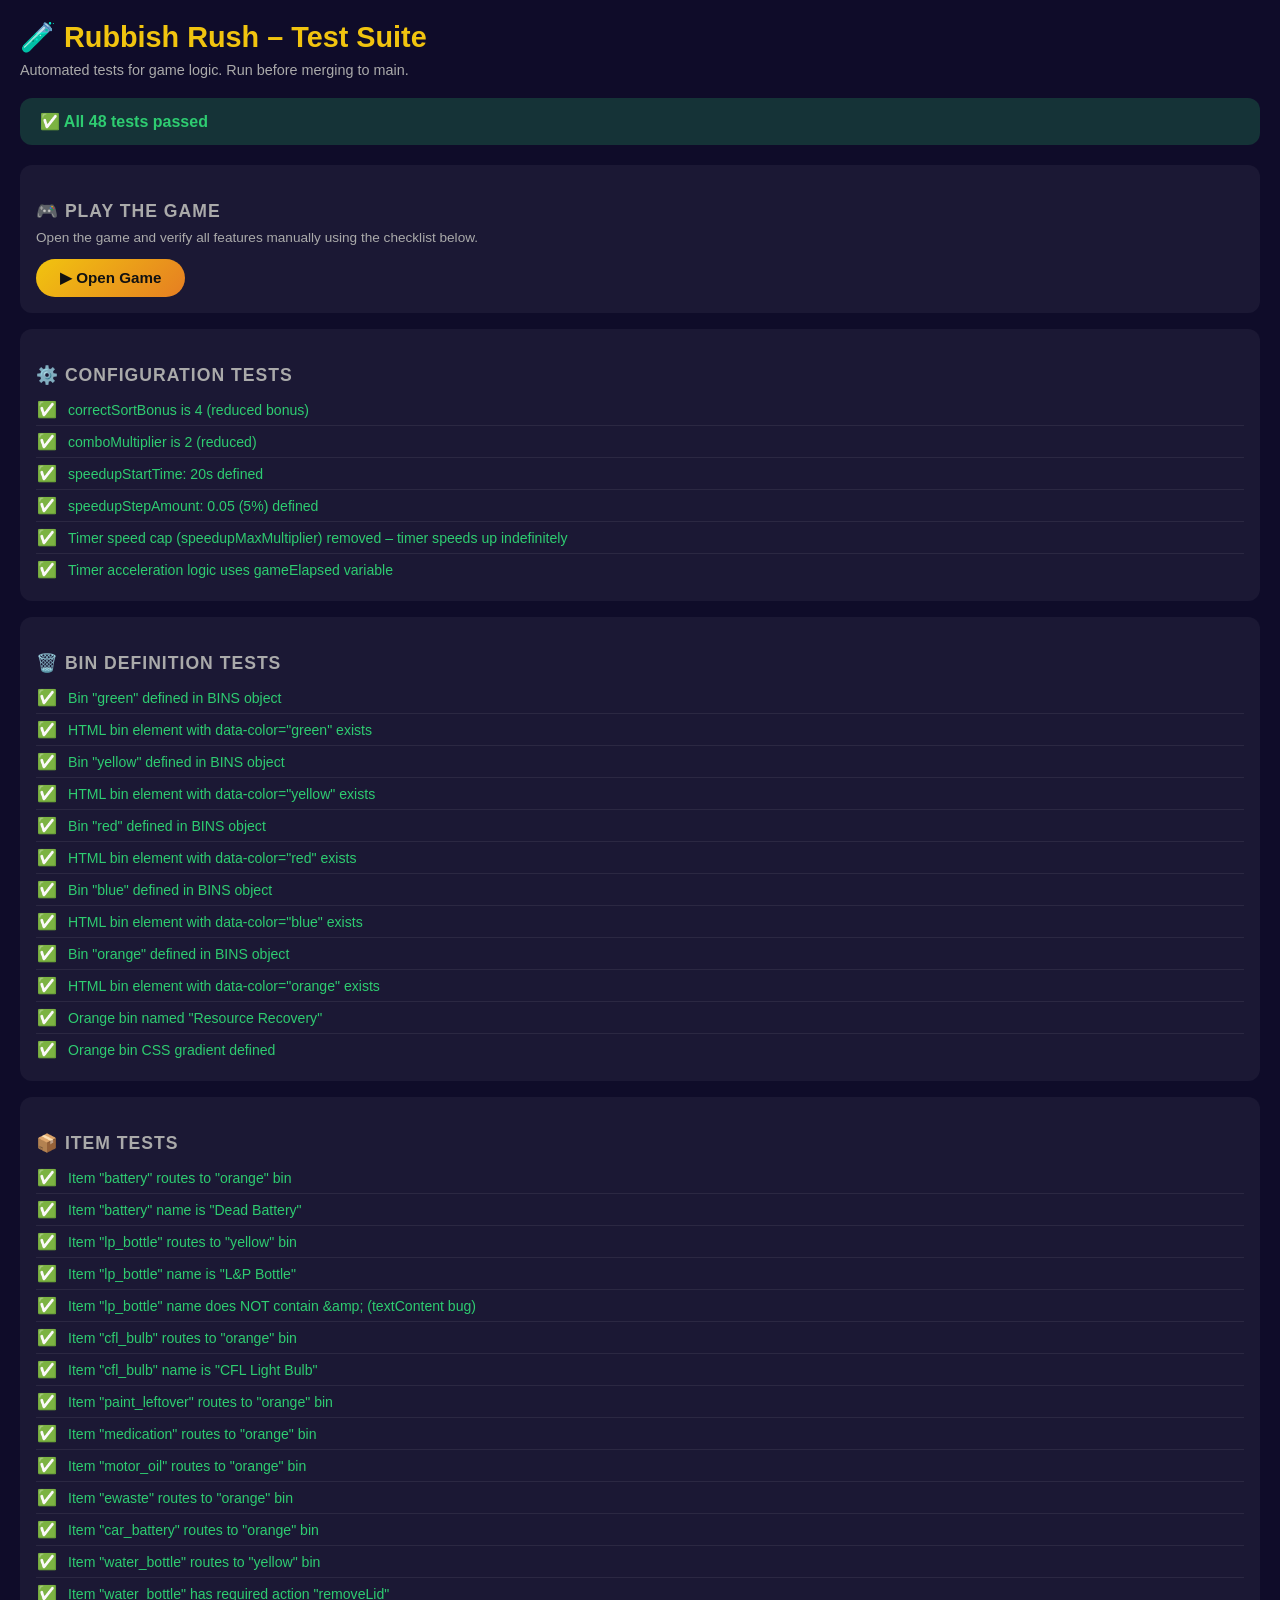
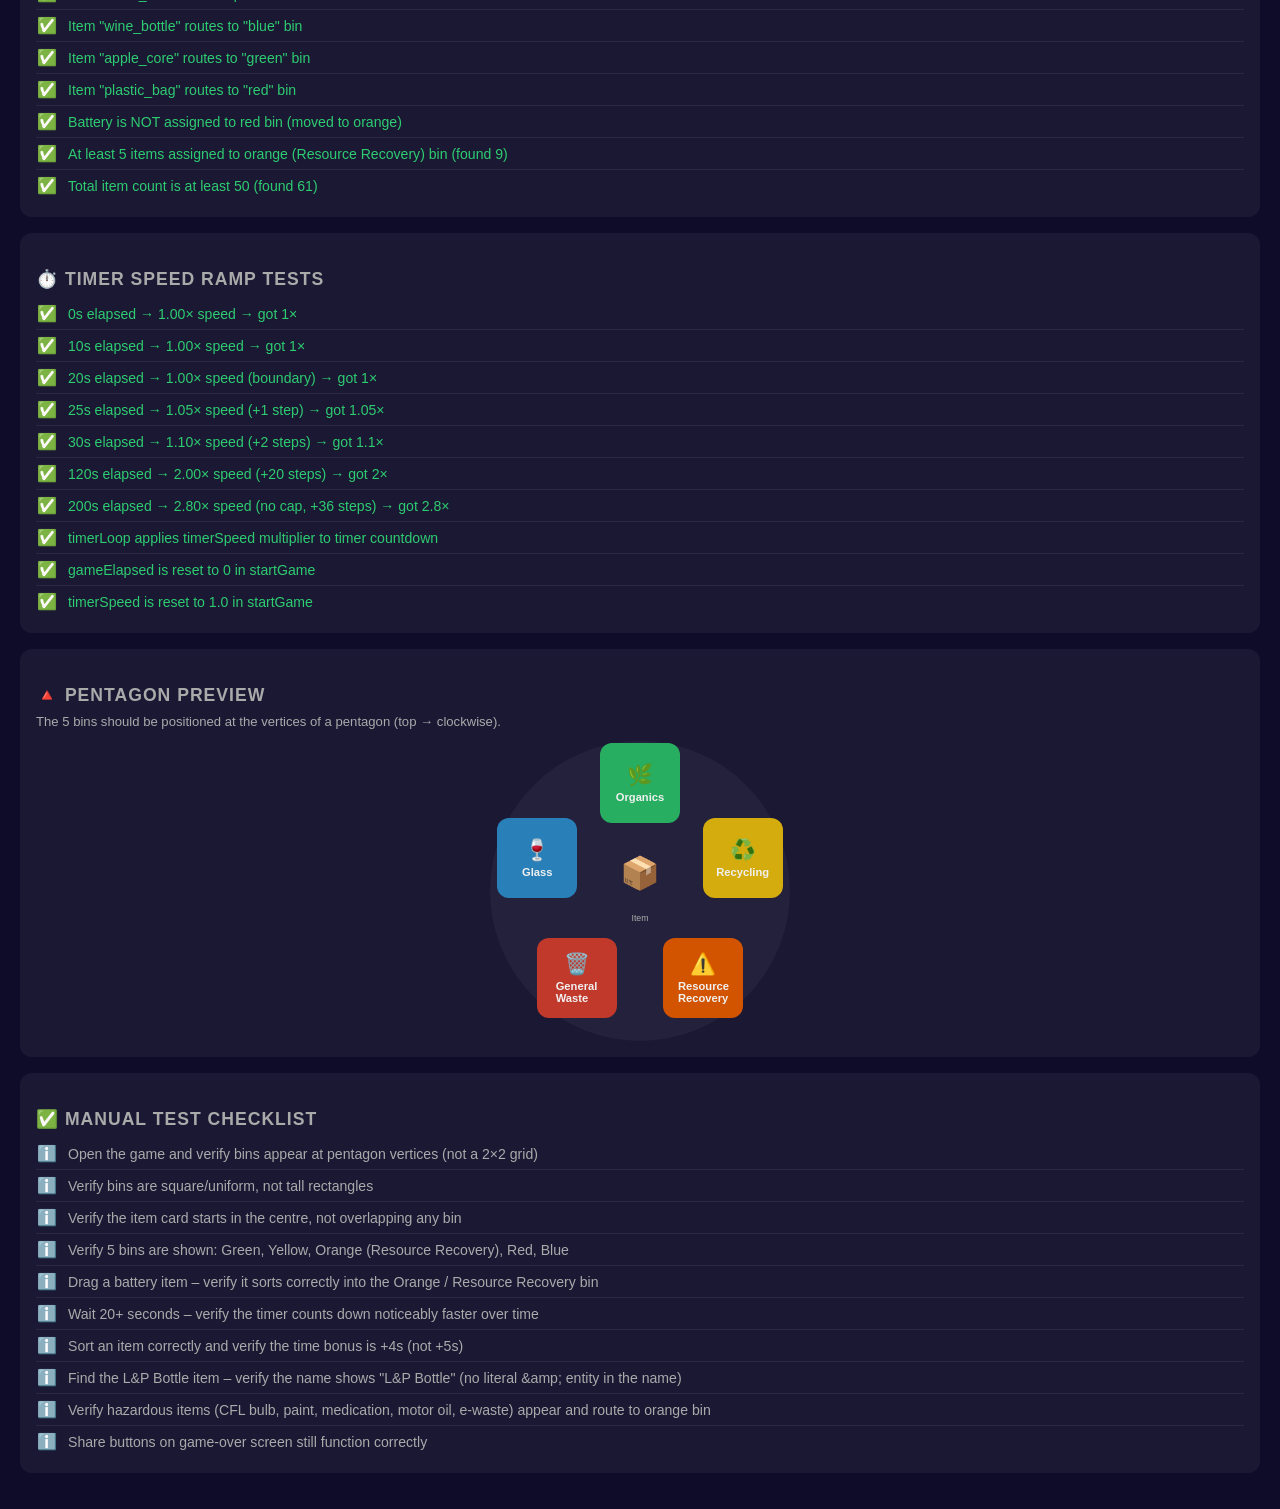
<file: test.html>
<!DOCTYPE html>
<html lang="en">
<head>
  <meta charset="UTF-8">
  <meta name="viewport" content="width=device-width, initial-scale=1.0">
  <title>Rubbish Rush – Test Suite 🧪</title>
  <style>
    *, *::before, *::after { box-sizing: border-box; margin: 0; padding: 0; }
    body {
      font-family: 'Segoe UI', Tahoma, Geneva, Verdana, sans-serif;
      background: #0f0c29; color: #f0f0f0;
      padding: 20px; min-height: 100vh;
    }
    h1 { font-size: 1.8rem; margin-bottom: 8px; color: #f1c40f; }
    h2 { font-size: 1.1rem; margin: 20px 0 8px; color: #aaa; text-transform: uppercase; letter-spacing: 1px; }
    p.subtitle { color: #aaa; margin-bottom: 20px; font-size: 0.9rem; }
    .section { background: rgba(255,255,255,0.05); border-radius: 12px; padding: 16px; margin-bottom: 16px; }
    .test { display: flex; align-items: center; gap: 10px; padding: 6px 0; border-bottom: 1px solid rgba(255,255,255,0.07); font-size: 0.88rem; }
    .test:last-child { border-bottom: none; }
    .badge { font-size: 1rem; width: 22px; text-align: center; flex-shrink: 0; }
    .pass .badge::before { content: '✅'; }
    .fail .badge::before { content: '❌'; }
    .info .badge::before { content: 'ℹ️'; }
    .pass { color: #2ecc71; }
    .fail { color: #e74c3c; }
    .info { color: #aaa; }
    #summary {
      padding: 14px 20px; border-radius: 12px; margin-bottom: 20px;
      font-size: 1rem; font-weight: 700;
      background: rgba(255,255,255,0.08);
    }
    #summary.all-pass { background: rgba(46,204,113,0.2); color: #2ecc71; }
    #summary.has-fail  { background: rgba(231,76,60,0.2);  color: #e74c3c; }

    /* Pentagon preview */
    .pentagon-preview {
      position: relative; width: 300px; height: 300px;
      margin: 0 auto;
      background: rgba(255,255,255,0.04); border-radius: 50%;
    }
    .pent-bin {
      position: absolute; width: 80px; height: 80px;
      border-radius: 12px; display: flex; flex-direction: column;
      align-items: center; justify-content: center; font-size: 0.7rem;
      font-weight: 700; gap: 4px;
    }
    .pent-center {
      position: absolute; top: 50%; left: 50%;
      transform: translate(-50%, -50%);
      font-size: 2rem; text-align: center;
    }
    a.game-link {
      display: inline-block; margin-top: 4px;
      padding: 10px 24px; background: linear-gradient(135deg,#f1c40f,#e67e22);
      color: #111; border-radius: 50px; font-weight: 700; text-decoration: none;
      font-size: 0.95rem;
    }
    a.game-link:hover { opacity: 0.9; }
    .speed-table { width: 100%; border-collapse: collapse; font-size: 0.82rem; margin-top: 8px; }
    .speed-table th, .speed-table td { padding: 5px 10px; text-align: left; border-bottom: 1px solid rgba(255,255,255,0.08); }
    .speed-table th { color: #aaa; font-weight: 600; }
    .speed-table td:nth-child(2) { color: #f1c40f; }
    .speed-table td:nth-child(3) { color: #2ecc71; }
  </style>
</head>
<body>

<h1>🧪 Rubbish Rush – Test Suite</h1>
<p class="subtitle">Automated tests for game logic. Run before merging to main.</p>

<div id="summary">Running tests…</div>

<div class="section">
  <h2>🎮 Play the Game</h2>
  <p style="font-size:0.85rem;color:#aaa;margin-bottom:10px;">
    Open the game and verify all features manually using the checklist below.
  </p>
  <a class="game-link" href="index.html" target="_blank">▶ Open Game</a>
</div>

<div class="section" id="configTests">
  <h2>⚙️ Configuration Tests</h2>
</div>

<div class="section" id="binTests">
  <h2>🗑️ Bin Definition Tests</h2>
</div>

<div class="section" id="itemTests">
  <h2>📦 Item Tests</h2>
</div>

<div class="section" id="speedTests">
  <h2>⏱️ Timer Speed Ramp Tests</h2>
</div>

<div class="section">
  <h2>🔺 Pentagon Preview</h2>
  <p style="font-size:0.82rem;color:#aaa;margin-bottom:12px;">
    The 5 bins should be positioned at the vertices of a pentagon (top → clockwise).
  </p>
  <div class="pentagon-preview" id="pentagonPreview">
    <div class="pent-center">📦<br><small style="font-size:0.55rem;color:#aaa">Item</small></div>
  </div>
</div>

<div class="section">
  <h2>✅ Manual Test Checklist</h2>
  <div class="test info"><span class="badge"></span><span>Open the game and verify bins appear at pentagon vertices (not a 2×2 grid)</span></div>
  <div class="test info"><span class="badge"></span><span>Verify bins are square/uniform, not tall rectangles</span></div>
  <div class="test info"><span class="badge"></span><span>Verify the item card starts in the centre, not overlapping any bin</span></div>
  <div class="test info"><span class="badge"></span><span>Verify 5 bins are shown: Green, Yellow, Orange (Resource Recovery), Red, Blue</span></div>
  <div class="test info"><span class="badge"></span><span>Drag a battery item – verify it sorts correctly into the Orange / Resource Recovery bin</span></div>
  <div class="test info"><span class="badge"></span><span>Wait 20+ seconds – verify the timer counts down noticeably faster over time</span></div>
  <div class="test info"><span class="badge"></span><span>Sort an item correctly and verify the time bonus is +4s (not +5s)</span></div>
  <div class="test info"><span class="badge"></span><span>Find the L&amp;P Bottle item – verify the name shows "L&amp;P Bottle" (no literal &amp;amp; entity in the name)</span></div>
  <div class="test info"><span class="badge"></span><span>Verify hazardous items (CFL bulb, paint, medication, motor oil, e-waste) appear and route to orange bin</span></div>
  <div class="test info"><span class="badge"></span><span>Share buttons on game-over screen still function correctly</span></div>
</div>

<script>
'use strict';

/* ── Inline key data from index.html for automated tests ──────────── */
// These must be kept in sync with index.html manually or via build.

const CFG_EXPECTED = {
  correctSortBonus: 4,      // reduced from 5
  comboMultiplier:  2,      // reduced from 3
  speedupStartTime: 20,
  speedupStepInterval: 5,
  speedupStepAmount: 0.05,
  // No speedupMaxMultiplier – cap has been removed to force eventual loss
};

const BINS_EXPECTED = ['green', 'yellow', 'red', 'blue', 'orange'];
const BIN_NAMES_EXPECTED = {
  green: 'Organics',
  yellow: 'Recycling',
  red: 'General Waste',
  blue: 'Glass',
  orange: 'Resource Recovery',
};

// Minimal item list to validate key rules
const ITEM_RULES = [
  { id: 'battery',      expectedBin: 'orange', name: 'Dead Battery' },
  { id: 'lp_bottle',    expectedBin: 'yellow', name: 'L&P Bottle', noAmpEntity: true },
  { id: 'cfl_bulb',     expectedBin: 'orange', name: 'CFL Light Bulb' },
  { id: 'paint_leftover', expectedBin: 'orange' },
  { id: 'medication',   expectedBin: 'orange' },
  { id: 'motor_oil',    expectedBin: 'orange' },
  { id: 'ewaste',       expectedBin: 'orange' },
  { id: 'car_battery',  expectedBin: 'orange' },
  { id: 'water_bottle', expectedBin: 'yellow', mustHaveRequired: 'removeLid' },
  { id: 'wine_bottle',  expectedBin: 'blue' },
  { id: 'apple_core',   expectedBin: 'green' },
  { id: 'plastic_bag',  expectedBin: 'red' },
];

/* ── Test runner ──────────────────────────────────────────────────── */
let passCount = 0, failCount = 0;

function addTest(sectionId, label, passed) {
  const div = document.getElementById(sectionId);
  const row = document.createElement('div');
  row.className = 'test ' + (passed ? 'pass' : 'fail');
  row.innerHTML = `<span class="badge"></span><span>${label}</span>`;
  div.appendChild(row);
  if (passed) passCount++; else failCount++;
}

/* ── Fetch index.html, game.js and game.css for tests ─────────────── */
Promise.all([
  fetch('index.html').then(r => r.text()).catch(() => ''),
  fetch('game.js').then(r => r.text()).catch(() => ''),
  fetch('game.css').then(r => r.text()).catch(() => ''),
]).then(([htmlSrc, jsSrc, cssSrc]) => {
  // Combine all sources so patterns from any file are found
  runTests(htmlSrc + '\n' + jsSrc + '\n' + cssSrc);
}).catch(err => {
  addTest('configTests', 'Could not load game files: ' + err, false);
  updateSummary();
});

function runTests(html) {
  runConfigTests(html);
  runBinTests(html);
  runItemTests(html);
  runSpeedTests(html);
  renderPentagonPreview();
  updateSummary();
}

/* ── Config tests ─────────────────────────────────────────────────── */
function runConfigTests(html) {
  // correctSortBonus: 4
  addTest('configTests',
    `correctSortBonus is ${CFG_EXPECTED.correctSortBonus} (reduced bonus)`,
    html.includes(`correctSortBonus:      ${CFG_EXPECTED.correctSortBonus},`) ||
    html.includes(`correctSortBonus: ${CFG_EXPECTED.correctSortBonus},`)
  );

  // comboMultiplier: 2
  addTest('configTests',
    `comboMultiplier is ${CFG_EXPECTED.comboMultiplier} (reduced)`,
    html.includes(`comboMultiplier:       ${CFG_EXPECTED.comboMultiplier},`) ||
    html.includes(`comboMultiplier: ${CFG_EXPECTED.comboMultiplier},`)
  );

  // Timer speed-up config present
  addTest('configTests',
    `speedupStartTime: ${CFG_EXPECTED.speedupStartTime}s defined`,
    html.includes(`speedupStartTime:`) && html.includes('20')
  );
  addTest('configTests',
    `speedupStepAmount: 0.05 (5%) defined`,
    html.includes('speedupStepAmount') && html.includes('0.05')
  );
  addTest('configTests',
    'Timer speed cap (speedupMaxMultiplier) removed – timer speeds up indefinitely',
    !html.includes('speedupMaxMultiplier')
  );
  addTest('configTests',
    'Timer acceleration logic uses gameElapsed variable',
    html.includes('gameElapsed') && html.includes('timerSpeed')
  );
}

/* ── Bin definition tests ─────────────────────────────────────────── */
function runBinTests(html) {
  BINS_EXPECTED.forEach(color => {
    addTest('binTests',
      `Bin "${color}" defined in BINS object`,
      new RegExp(`\\b${color}:\\s*\\{`).test(html)
    );
    addTest('binTests',
      `HTML bin element with data-color="${color}" exists`,
      html.includes(`data-color="${color}"`)
    );
  });
  addTest('binTests',
    'Orange bin named "Resource Recovery"',
    html.includes('Resource Recovery')
  );
  addTest('binTests',
    'Orange bin CSS gradient defined',
    html.includes('data-color="orange"') && html.includes('#d35400')
  );
}

/* ── Item tests ───────────────────────────────────────────────────── */
function runItemTests(html) {
  ITEM_RULES.forEach(rule => {
    // Check that the item ID exists with the expected bin
    const binCheck = html.includes(`id:'${rule.id}'`) &&
                     html.includes(`bin:'${rule.expectedBin}'`);
    addTest('itemTests',
      `Item "${rule.id}" routes to "${rule.expectedBin}" bin`,
      binCheck
    );

    // Check name if provided
    if (rule.name) {
      addTest('itemTests',
        `Item "${rule.id}" name is "${rule.name}"`,
        html.includes(`name:'${rule.name}'`)
      );
    }

    // Check no HTML entities in name used with textContent
    if (rule.noAmpEntity) {
      addTest('itemTests',
        `Item "${rule.id}" name does NOT contain &amp;amp; (textContent bug)`,
        !html.includes(`name:'L&amp;P Bottle'`)
      );
    }

    // Check required actions if specified
    if (rule.mustHaveRequired) {
      addTest('itemTests',
        `Item "${rule.id}" has required action "${rule.mustHaveRequired}"`,
        html.includes(`required:['${rule.mustHaveRequired}']`) ||
        html.includes(`required:['${rule.mustHaveRequired}',`)
      );
    }
  });

  // Verify battery is NOT in red bin anymore
  addTest('itemTests',
    'Battery is NOT assigned to red bin (moved to orange)',
    !html.includes("id:'battery'") ||
    !new RegExp("id:'battery'[^}]+bin:'red'").test(html)
  );

  // Count orange bin items
  const orangeMatches = (html.match(/bin:'orange'/g) || []).length;
  addTest('itemTests',
    `At least 5 items assigned to orange (Resource Recovery) bin (found ${orangeMatches})`,
    orangeMatches >= 5
  );

  // Check total item count is reasonable
  const totalItems = (html.match(/id:'[a-z_]+',/g) || []).length;
  addTest('itemTests',
    `Total item count is at least 50 (found ${totalItems})`,
    totalItems >= 50
  );
}

/* ── Speed ramp tests ─────────────────────────────────────────────── */
function runSpeedTests(html) {
  // Simulate the speed calculation at various elapsed times (no cap)
  const speedupStartTime = 20;
  const speedupStepInterval = 5;
  const speedupStepAmount = 0.05;

  function calcSpeed(elapsed) {
    if (elapsed <= speedupStartTime) return 1.0;
    const steps = Math.floor((elapsed - speedupStartTime) / speedupStepInterval);
    return 1.0 + steps * speedupStepAmount;
  }

  const cases = [
    { elapsed: 0,   expected: 1.0,  label: '0s elapsed → 1.00× speed' },
    { elapsed: 10,  expected: 1.0,  label: '10s elapsed → 1.00× speed' },
    { elapsed: 20,  expected: 1.0,  label: '20s elapsed → 1.00× speed (boundary)' },
    { elapsed: 25,  expected: 1.05, label: '25s elapsed → 1.05× speed (+1 step)' },
    { elapsed: 30,  expected: 1.10, label: '30s elapsed → 1.10× speed (+2 steps)' },
    { elapsed: 120, expected: 2.0,  label: '120s elapsed → 2.00× speed (+20 steps)' },
    { elapsed: 200, expected: 2.8,  label: '200s elapsed → 2.80× speed (no cap, +36 steps)' },
  ];

  cases.forEach(({ elapsed, expected, label }) => {
    const got = Math.round(calcSpeed(elapsed) * 1000) / 1000;
    addTest('speedTests', label + ` → got ${got}×`, Math.abs(got - expected) < 0.001);
  });

  // Verify the timerLoop in the HTML uses the acceleration formula
  addTest('speedTests',
    'timerLoop applies timerSpeed multiplier to timer countdown',
    html.includes('timer - delta * timerSpeed') || html.includes('delta * timerSpeed')
  );
  addTest('speedTests',
    'gameElapsed is reset to 0 in startGame',
    html.includes('gameElapsed = 0')
  );
  addTest('speedTests',
    'timerSpeed is reset to 1.0 in startGame',
    html.includes('timerSpeed = 1.0')
  );
}

/* ── Pentagon preview ─────────────────────────────────────────────── */
function renderPentagonPreview() {
  const preview = document.getElementById('pentagonPreview');
  const W = 300, H = 300;
  const cx = W / 2, cy = H / 2;
  const r = Math.min(W, H) * 0.36;
  const binSize = 80;

  const bins = [
    { color: '#27ae60', name: 'Organics',          emoji: '🌿' },
    { color: '#d4ac0d', name: 'Recycling',         emoji: '♻️' },
    { color: '#d35400', name: 'Resource Recovery', emoji: '⚠️' },
    { color: '#c0392b', name: 'General Waste',     emoji: '🗑️' },
    { color: '#2980b9', name: 'Glass',             emoji: '🍷' },
  ];
  const angles = [-90, -18, 54, 126, 198];

  bins.forEach((bin, i) => {
    const rad = angles[i] * (Math.PI / 180);
    const x = cx + r * Math.cos(rad) - binSize / 2;
    const y = cy + r * Math.sin(rad) - binSize / 2;
    const el = document.createElement('div');
    el.className = 'pent-bin';
    el.style.left = x + 'px';
    el.style.top  = y + 'px';
    el.style.background = bin.color;
    el.innerHTML = `<span style="font-size:1.3rem">${bin.emoji}</span>${bin.name.replace(' ', '<br>')}`;
    preview.appendChild(el);
  });
}

/* ── Summary ──────────────────────────────────────────────────────── */
function updateSummary() {
  const el = document.getElementById('summary');
  const total = passCount + failCount;
  if (failCount === 0) {
    el.className = 'all-pass';
    el.textContent = `✅ All ${passCount} tests passed`;
  } else {
    el.className = 'has-fail';
    el.textContent = `❌ ${failCount} of ${total} tests failed — see details below`;
  }
}
</script>
</body>
</html>
</file>
